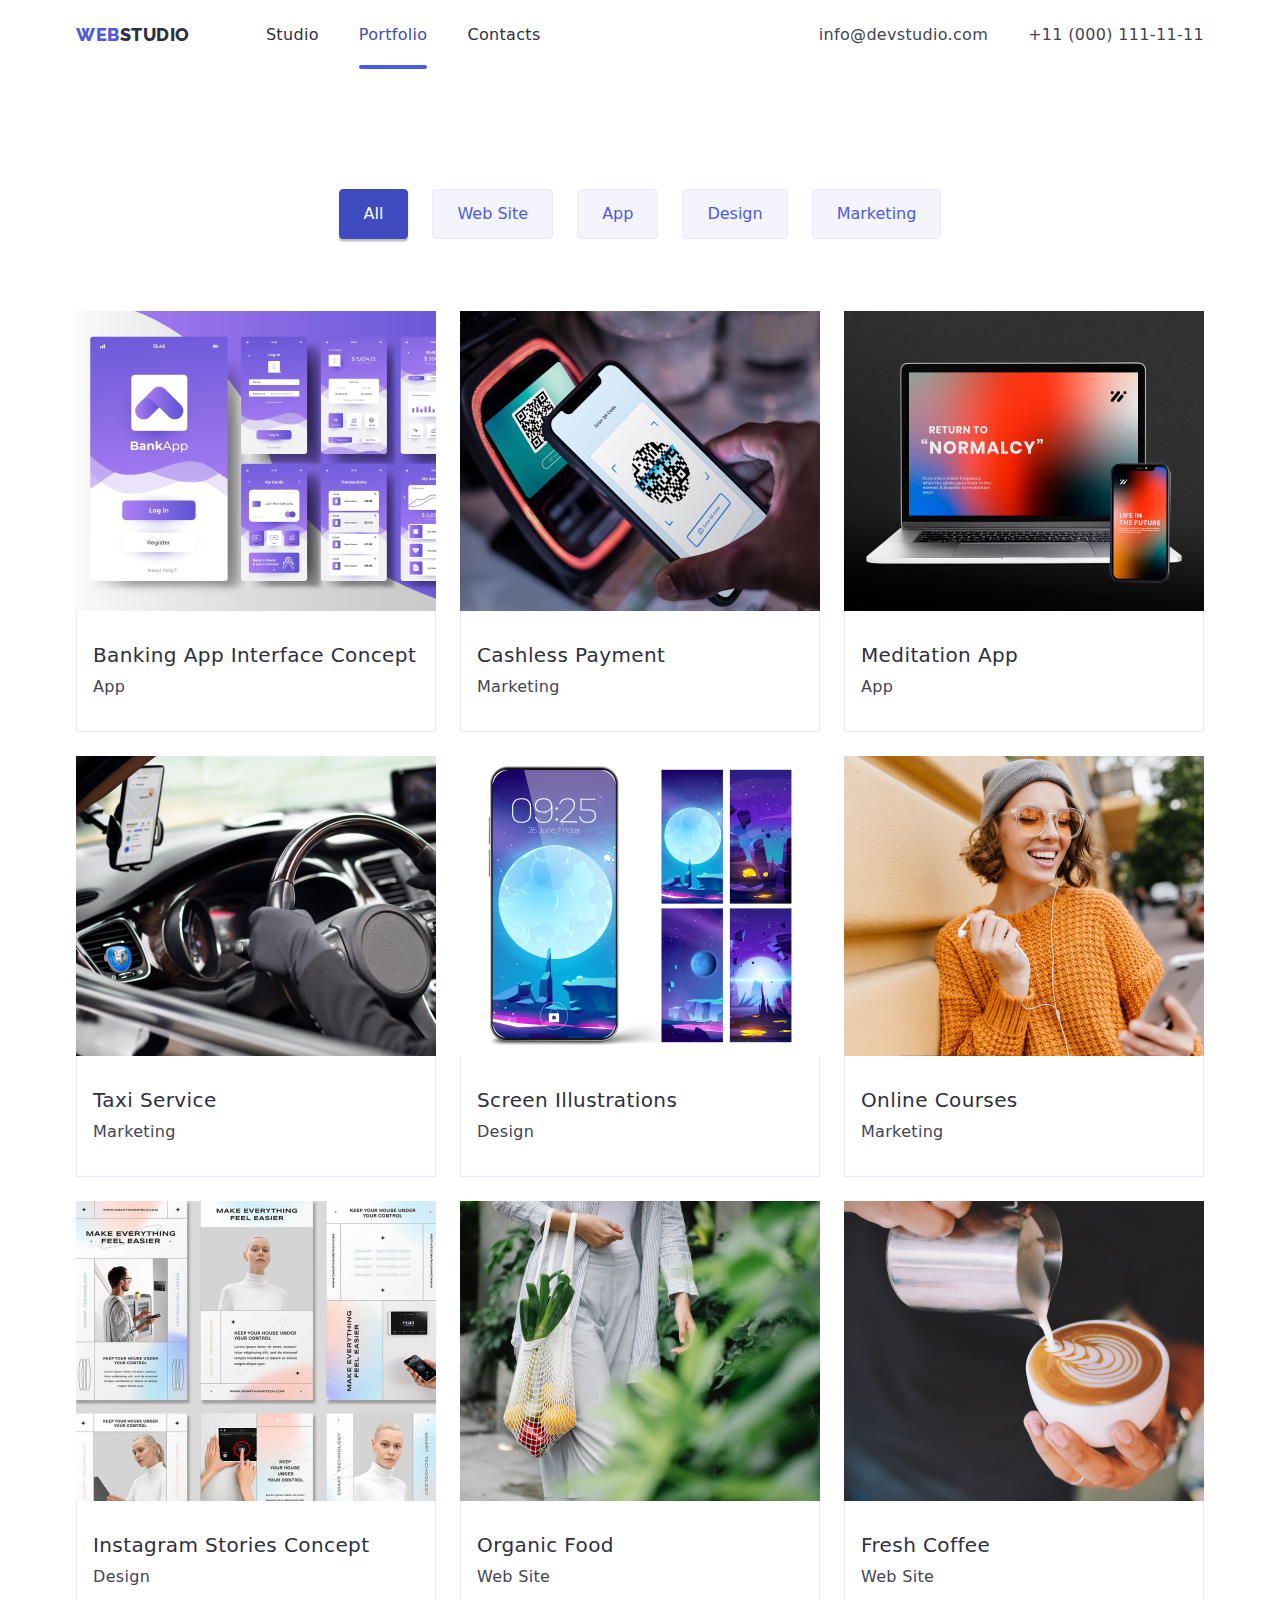
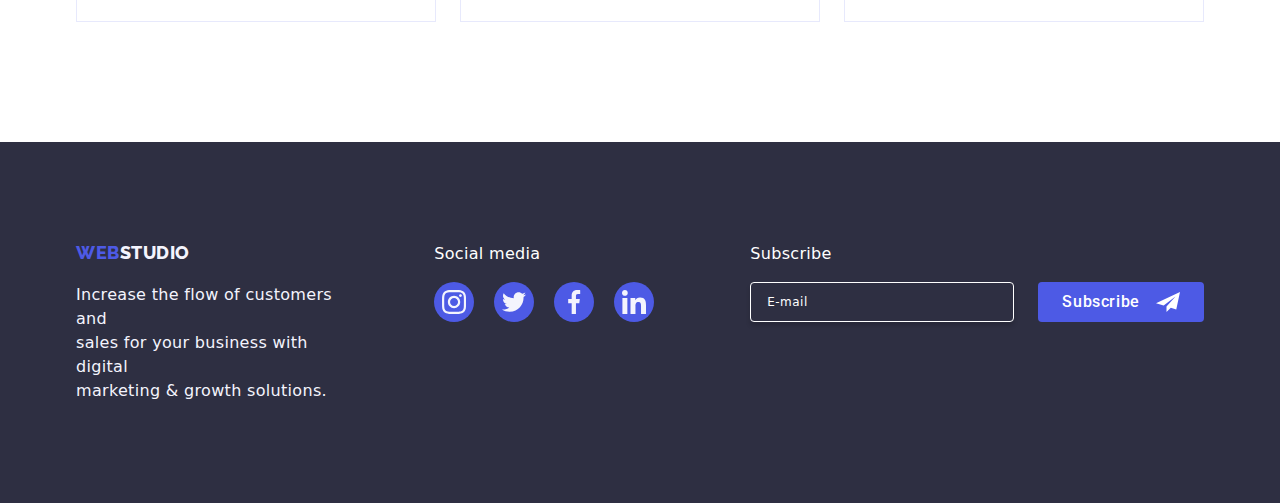
<file: portfolio.html>
<!DOCTYPE html>
<html lang="en">

<head>
    <meta charset="UTF-8">
    <meta name="viewport" content="width=device-width, initial-scale=1.0">
    <!-- IE10 and below only -->
    <meta http-equiv="x-ua-compatible" content="ie=edge">
    <title>Portfolio</title>
    <!-----------css--------------->
    <link rel="stylesheet" href="./css/style.css" />
    <link rel="preconnect" href="https://fonts.googleapis.com" />
    <link rel="preconnect" href="https://fonts.gstatic.com" crossorigin />
    <link
        href="https://fonts.googleapis.com/css2?family=Raleway:wght@800&family=Roboto:wght@400;500;700;900&display=swap "
        rel="stylesheet" />
    <link rel="stylesheet"
        href="https://cdnjs.cloudflare.com/ajax/libs/modern-normalize/2.0.0/modern-normalize.min.css" />
</head>

<body>
    <!--2nd Header part-->

    <body>
        <header class="header">
            <div class="container header-container">
                <nav class="header-navigation">
                    <a href="./index.html" class="header-logo link"><span class="logo-blue">WEB</span>STUDIO</a>
                    <ul class="header-menu-list list">
                        <li class="header-menu-item">
                            <a href="./index.html" class="header-menu-link link">Studio</a>
                        </li>
                        <li class="header-menu-item">
                            <a href="./portfolio.html" class="header-menu-link link menu-active">Portfolio</a>
                        </li>
                        <li class="header-menu-item">
                            <a href="#" class="header-menu-link link">Contacts</a>
                        </li>
                    </ul>
                </nav>
                <address class="header-address">
                    <ul class="header-address-list list">
                        <li class="header-address-item">
                            <a href="mailto:info@devstudio.com" class="header-address-link link" target="_blank"
                                rel="noopener noreferrer">info@devstudio.com</a>
                        </li>
                        <li class="header-address-item">
                            <a href="tel:+110001111111" class="header-address-link link" target="_blank"
                                rel="noopener noreferrer">+11
                                (000) 111-11-11</a>
                        </li>
                    </ul>
                </address>

                <!----Hamburger Menu 2nd Part---->
                <button class="menu-toggle js-open-menu" aria-expanded="false" aria-controls="mobile-menu">
                    <svg class="menu-icon" width="32" height="32">
                        <use href="./images/icons.svg#hamburger-open"></use>
                    </svg>
                </button>
                <div class="menu-container js-menu-container" id="mobile-menu">
                    <button class="menu-toggle hamburger-close-button js-close-menu">
                        <svg class="menu-icon" width="32" height="32">
                            <use href="./images/icons.svg#hamburger-close"></use>
                        </svg>
                    </button>
                    <ul class="hamburger-menu-list list">
                        <li class="hamburger-menu-item">
                            <a href="./index.html" class="hamburger-menu-link link">Studio</a>
                        </li>
                        <li class="hamburger-menu-item">
                            <a href="./portfolio.html" class="hamburger-menu-link menu-active link">Portfolio</a>
                        </li>
                        <li class="hamburger-menu-item">
                            <a href="#" class="hamburger-menu-link link">Contacts</a>
                        </li>
                    </ul>
                    <div class="hamburger-wrapper">
                        <address class="hamburger-address">
                            <ul class="hamburger-address-list list">
                                <li class="hamburger-address-item">
                                    <a href="tel:+110001111111" class="hamburger-address-link highlight link"
                                        target="_blank" rel="noopener noreferrer">+11 (000) 111-11-11</a>
                                </li>
                                <li class="hamburger-address-item">
                                    <a href="mailto:info@devstudio.com" class="hamburger-address-link link"
                                        target="_blank" rel="noopener noreferrer">info@devstudio.com</a>
                                </li>
                            </ul>
                        </address>

                        <ul class="hamburger-social-list list">
                            <li class="hamburger-social-item">
                                <a href="https://www.instagram.com/" target="_blank" rel="noopener noreferrer"
                                    class="hamburger-social-link link"><svg class="hamburger-social-icon" width="16"
                                        height="16">
                                        <use href="./images/icons.svg#icon-instagram"></use>
                                    </svg></a>
                            </li>
                            <li class="hamburger-social-item">
                                <a href="https://www.twitter.com/" target="_blank" rel="noopener noreferrer"
                                    class="hamburger-social-link link"><svg class="hamburger-social-icon" width="16"
                                        height="16">
                                        <use href="./images/icons.svg#icon-twitter"></use>
                                    </svg></a>
                            </li>
                            <li class="hamburger-social-item">
                                <a href="https://www.facebook.com/" target="_blank" rel="noopener noreferrer"
                                    class="hamburger-social-link link"><svg class="hamburger-social-icon" width="16"
                                        height="16">
                                        <use href="./images/icons.svg#icon-facebook"></use>
                                    </svg></a>
                            </li>
                            <li class="hamburger-social-item">
                                <a href="https://www.linkedin.com/" target="_blank" rel="noopener noreferrer"
                                    class="hamburger-social-link link"><svg class="hamburger-social-icon" width="16"
                                        height="16">
                                        <use href="./images/icons.svg#icon-linkedin"></use>
                                    </svg></a>
                            </li>
                        </ul>
                    </div>
                </div>
            </div>
        </header>

        <!----This is Section Part----->
        <main>
            <section class="section">
                <div class="container projects-container">
                    <ul class="portfolio-filters list">
                        <li>
                            <button type="button" class="filter-button filter-active">
                                All
                            </button>
                        </li>
                        <li>
                            <button type="button" class="filter-button">Web Site</button>
                        </li>
                        <li>
                            <button type="button" class="filter-button">App</button>
                        </li>
                        <li>
                            <button type="button" class="filter-button">Design</button>
                        </li>
                        <li>
                            <button type="button" class="filter-button">Marketing</button>
                        </li>
                    </ul>

                    <ul class="projects list">
                        <li class="project-card">
                            <a href="#" class="project-link link">
                                <div class="project-cover-wrap">
                                    <img class="project-card-image" srcset="
                            ./images/img-4.jpg    1x,
                            ./images/img-4@2x.jpg 2x
                          " src="./images/img-4.jpg" alt="Banking application interface" width="360" height="300" />
                                    <p class="project-cover-text">
                                        14 Stylish and User-Friendly App Design Concepts · Task
                                        Manager App · Calorie Tracker App · Exotic Fruit Ecommerce
                                        App · Cloud Storage App
                                    </p>
                                </div>
                                <div class="project-card-text">
                                    <h4 class="project-title">Banking App Interface Concept</h4>
                                    <p class="project-description">App</p>
                                </div>
                            </a>
                        </li>
                        <li class="project-card">
                            <a href="#" class="project-link link">
                                <div class="project-cover-wrap">
                                    <img class="project-card-image" srcset="
                            ./images/img-5.jpg    1x,
                            ./images/img-5@2x.jpg 2x
                          " src="./images/img-5.jpg" alt="Phone scanning QR code" width="360" height="300" />
                                    <p class="project-cover-text">
                                        14 Stylish and User-Friendly App Design Concepts · Task
                                        Manager App · Calorie Tracker App · Exotic Fruit Ecommerce
                                        App · Cloud Storage App
                                    </p>
                                </div>
                                <div class="project-card-text">
                                    <h4 class="project-title">Cashless Payment</h4>
                                    <p class="project-description">Marketing</p>
                                </div>
                            </a>
                        </li>
                        <li class="project-card">
                            <a href="#" class="project-link link">
                                <div class="project-cover-wrap">
                                    <img class="project-card-image" srcset="
                            ./images/img-6.jpg    1x,
                            ./images/img-6@2x.jpg 2x
                          " src="./images/img-6.jpg" alt="Phone and laptop" width="360" height="300" />
                                    <p class="project-cover-text">
                                        14 Stylish and User-Friendly App Design Concepts · Task
                                        Manager App · Calorie Tracker App · Exotic Fruit Ecommerce
                                        App · Cloud Storage App
                                    </p>
                                </div>
                                <div class="project-card-text">
                                    <h4 class="project-title">Meditation App</h4>
                                    <p class="project-description">App</p>
                                </div>
                            </a>
                        </li>
                        <li class="project-card">
                            <a href="#" class="project-link link">
                                <div class="project-cover-wrap">
                                    <img class="project-card-image" srcset="
                            ./images/img-7.jpg    1x,
                            ./images/img-7@2x.jpg 2x
                          " src="./images/img-7.jpg" alt="steering wheel and a phone" width="360" height="300" />
                                    <p class="project-cover-text">
                                        14 Stylish and User-Friendly App Design Concepts · Task
                                        Manager App · Calorie Tracker App · Exotic Fruit Ecommerce
                                        App · Cloud Storage App
                                    </p>
                                </div>
                                <div class="project-card-text">
                                    <h4 class="project-title">Taxi Service</h4>
                                    <p class="project-description">Marketing</p>
                                </div>
                            </a>
                        </li>
                        <li class="project-card">
                            <a href="#" class="project-link link">
                                <div class="project-cover-wrap">
                                    <img class="project-card-image" srcset="
                            ./images/img-8.jpg    1x,
                            ./images/img-8@2x.jpg 2x
                          " src="./images/img-8.jpg" alt="Phone and wallpapers" width="360" height="300" />
                                    <p class="project-cover-text">
                                        14 Stylish and User-Friendly App Design Concepts · Task
                                        Manager App · Calorie Tracker App · Exotic Fruit Ecommerce
                                        App · Cloud Storage App
                                    </p>
                                </div>
                                <div class="project-card-text">
                                    <h4 class="project-title">Screen Illustrations</h4>
                                    <p class="project-description">Design</p>
                                </div>
                            </a>
                        </li>
                        <li class="project-card">
                            <a href="#" class="project-link link">
                                <div class="project-cover-wrap">
                                    <img class="project-card-image" srcset="
                            ./images/img-9.jpg    1x,
                            ./images/img-9@2x.jpg 2x
                          " src="./images/img-9.jpg" alt="Girl holding a phone" width="360" height="300" />
                                    <p class="project-cover-text">
                                        14 Stylish and User-Friendly App Design Concepts · Task
                                        Manager App · Calorie Tracker App · Exotic Fruit Ecommerce
                                        App · Cloud Storage App
                                    </p>
                                </div>
                                <div class="project-card-text">
                                    <h4 class="project-title">Online Courses</h4>
                                    <p class="project-description">Marketing</p>
                                </div>
                            </a>
                        </li>
                        <li class="project-card">
                            <a href="#" class="project-link link">
                                <div class="project-cover-wrap">
                                    <img class="project-card-image" srcset="
                            ./images/img-10.jpg    1x,
                            ./images/img-10@2x.jpg 2x
                          " src="./images/img-10.jpg" alt="Instagram stories concept" width="360" height="300" />
                                    <p class="project-cover-text">
                                        14 Stylish and User-Friendly App Design Concepts · Task
                                        Manager App · Calorie Tracker App · Exotic Fruit Ecommerce
                                        App · Cloud Storage App
                                    </p>
                                </div>
                                <div class="project-card-text">
                                    <h4 class="project-title">Instagram Stories Concept</h4>
                                    <p class="project-description">Design</p>
                                </div>
                            </a>
                        </li>
                        <li class="project-card">
                            <a href="#" class="project-link link">
                                <div class="project-cover-wrap">
                                    <img class="project-card-image" srcset="
                            ./images/img-11.jpg    1x,
                            ./images/img-11@2x.jpg 2x
                          " src="./images/img-11.jpg" alt="Girl carrying fruits and vegetables" width="360"
                                        height="300" />
                                    <p class="project-cover-text">
                                        14 Stylish and User-Friendly App Design Concepts · Task
                                        Manager App · Calorie Tracker App · Exotic Fruit Ecommerce
                                        App · Cloud Storage App
                                    </p>
                                </div>
                                <div class="project-card-text">
                                    <h4 class="project-title">Organic Food</h4>
                                    <p class="project-description">Web Site</p>
                                </div>
                            </a>
                        </li>
                        <li class="project-card">
                            <a href="#" class="project-link link">
                                <div class="project-cover-wrap">
                                    <img class="project-card-image" srcset="
                            ./images/img-12.jpg    1x,
                            ./images/img-12@2x.jpg 2x
                          " src="./images/img-12.jpg" alt="Fresh Coffee" width="360" height="300" />
                                    <p class="project-cover-text">
                                        14 Stylish and User-Friendly App Design Concepts · Task
                                        Manager App · Calorie Tracker App · Exotic Fruit Ecommerce
                                        App · Cloud Storage App
                                    </p>
                                </div>
                                <div class="project-card-text">
                                    <h4 class="project-title">Fresh Coffee</h4>
                                    <p class="project-description">Web Site</p>
                                </div>
                            </a>
                        </li>
                    </ul>
                </div>
            </section>
        </main>

        <!---This is Footer--->
        <footer class="footer">
            <div class="footer-container container">
                <div class="footer-text-container">
                    <a href="./index.html" class="footer-logo link" target="_blank" rel="noopener noreferrer"><span
                            class="logo-blue">WEB</span>STUDIO</a>
                    <p class="footer-text">
                        Increase the flow of customers and
                        <br />
                        sales for your business with digital
                        <br />
                        marketing & growth solutions.
                    </p>
                </div>
                <div class="footer-social-container">
                    <p class="footer-social-text">Social media</p>
                    <ul class="footer-social-list list">
                        <li class="footer-social-item">
                            <a href="https://www.instagram.com/" target="_blank" rel="noopener noreferrer"
                                class="footer-social-link link"><svg class="footer-social-icon" width="24" height="24">
                                    <use href="./images/icons.svg#icon-instagram"></use>
                                </svg></a>
                        </li>
                        <li class="footer-social-item">
                            <a href="https://www.twitter.com/" target="_blank" rel="noopener noreferrer"
                                class="footer-social-link link"><svg class="footer-social-icon" width="24" height="24">
                                    <use href="./images/icons.svg#icon-twitter"></use>
                                </svg></a>
                        </li>
                        <li class="footer-social-item">
                            <a href="https://www.facebook.com/" target="_blank" rel="noopener noreferrer"
                                class="footer-social-link link"><svg class="footer-social-icon" width="24" height="24">
                                    <use href="./images/icons.svg#icon-facebook"></use>
                                </svg></a>
                        </li>
                        <li class="footer-social-item">
                            <a href="https://www.linkedin.com/" target="_blank" rel="noopener noreferrer"
                                class="footer-social-link link"><svg class="footer-social-icon" width="24" height="24">
                                    <use href="./images/icons.svg#icon-linkedin"></use>
                                </svg></a>
                        </li>
                    </ul>
                </div>
                <div class="footer-form-container">
                    <form class="footer-subscription-form" name="subscribe_form" autocomplete="on">
                        <label class="footer-subscription-label">
                            <span class="footer-subscription-text">Subscribe</span>
                            <input class="footer-subscription-input" type="email" name="subscription-email"
                                placeholder="E-mail" />
                        </label>
                        <button class="footer-subscription-button" type="submit">
                            Subscribe
                            <svg class="footer-subscription-icon" width="24" height="24">
                                <use href="./images/icons.svg#subscribe"></use>
                            </svg>
                        </button>
                    </form>
                </div>
            </div>
        </footer>
        <script src="./js/mobile-menu.js"></script>
    </body>

</html>

</html>
</file>
<file: css/style.css>
:root {
  --iris: #4d5ae5;
  --ocean: #404bbf;
  --navyblue: #2e2f42;
  --cloud: #f4f4fd;
  --slate: #434455;
  --cornflower: #e7e9fc;
  --white: #ffffff;
  --grey: rgba(46, 47, 66, 0.7);
  --lightslate: #8e8f99;
  --dairy: #fcfcfc;
  --navyblue-modal: rgba(46, 47, 66, 0.4);
}

html {
  box-sizing: border-box;
}

*,
*::after,
*::before {
  box-sizing: inherit;
}

h1,
h2,
h3,
h4,
h5,
h6,
p {
  margin: 0;
}

img {
  display: block;
  /* width: 100%; */
  max-width: 100%;
  height: auto;
}

body {
  font-family: "Roboto", sans-serif;
  font-style: normal;
  font-weight: 400;
  color: var(--navyblue, #2e2f42);
  margin: 0;
}

.list {
  list-style: none;
  margin: 0;
  padding: 0;
}

.link {
  text-decoration: none;
  color: inherit;
}

.container {
  max-width: 428px;
  margin: 0 auto;
  padding: 0 15px;

  @media screen and (min-width: 768px) {
    max-width: 768px;
  }

  @media screen and (min-width: 1158px) {
    max-width: 1158px;
  }
}

.visually-hidden {
  position: absolute;
  width: 1px;
  height: 1px;
  margin: -1px;
  border: 0;
  padding: 0;
  white-space: nowrap;
  clip-path: inset(100%);
  clip: rect(0 0 0 0);
  overflow: hidden;
}

.logo-blue {
  color: var(--iris, #4d5ae5);
}

/* HEADER */
.page-header {
  border-bottom: 1px solid var(--cornflower, #e7e9fc);
  background: var(--white, #fff);
}

.header-container {
  display: flex;
  align-items: center;
  justify-content: space-between;
}

.header-navigation {
  display: flex;
  align-items: center;
  justify-content: space-between;
}

.header-logo {
  font-family: "Raleway", sans-serif;
  font-weight: 800;
  font-size: 18px;
  line-height: 21px;
  letter-spacing: 0.03em;
  padding: 24px 0;
}

.header-menu-list {
  display: none;

  @media screen and (min-width: 768px) {
    font-weight: 500;
    font-size: 16px;
    line-height: 24px;
    letter-spacing: 0.02em;
    display: flex;
    gap: 40px;
    margin-left: 120px;
  }

  @media screen and (min-width: 1158px) {
    font-weight: 500;
    font-size: 16px;
    line-height: 24px;
    letter-spacing: 0.02em;
    display: flex;
    gap: 40px;
    margin-left: 76px;
  }
}

/* .header-menu-list .header-menu-link {
  font-size: 16px;
  text-decoration: none;
  font-weight: 500;
  line-height: 1.14;
  letter-spacing: 0.02em;
  display: block;
  padding-top: 32px;
  padding-bottom: 31px;
} */

/* .header-menu-list.list:focus {
  color: var(--iris, #4d5ae5);
  transition: color 250ms ease-in-out;
}

.header-menu-link.link.menu-active:focus {
  color: var(--iris, #4d5ae5);
  transition: color 250ms ease-in-out;
} */

.header-menu-link.link.menu-active::after {
  content: "";
  border: 2px solid var(--iris, #4d5ae5);
  position: absolute;
  height: 4px;
  width: 100%;
  left: 0;
  bottom: -1px;
  background-color: var(--iris, #4d5ae5);
}

.header-menu-link {
  padding: 24px 0;
  line-height: 1.14px;
  position: relative;
  transition: color 250ms cubic-bezier(0.4, 0, 0.2, 1);
}

.header-menu-link:hover,
.header-menu-link:focus {
  color: var(--iris, #4d5ae5);
}

/* .header-menu-link.menu-active::after, */
.header-menu-link::after {
  content: "";
  border-radius: 2px;
  border: 2px solid transparent;
  height: 4px;
  width: 0;
  position: absolute;
  left: 0;
  bottom: -2px;
  transition: width 250ms cubic-bezier(0.4, 0, 0.2, 1),
    background-color 250ms cubic-bezier(0.4, 0, 0.2, 1),
    border 250ms cubic-bezier(0.4, 0, 0.2, 1);
}

/* .header-menu-link.menu-active:hover::after,
.header-menu-link.menu-focus:hover::after, */
.header-menu-link:hover::after,
.header-menu-link:focus::after {
  border: 2px solid var(--ocean);
  background-color: var(--ocean);
  width: 100%;
}

/* .header-menu-link .link .menu-active:focus {
  color: var(--ocean, #404bbf);
} */

/* .header-menu-link .link .menu-active::after {
  content: "";
  border: 2px solid var(--ocean);
  border-radius: 2px;
  background-color: var(--ocean);
  height: 4px;
  width: 100%;
  position: absolute;
  left: 0;
  bottom: -2px;
  display: none;
} */

.header-address-link {
  padding: 24px 0;
  font-size: 16px;
  transition: color 250ms cubic-bezier(0.4, 0, 0.2, 1);
}

.menu-active,
.header-address-link:hover,
.header-address-link:focus {
  color: var(--ocean, #404bbf);
}


.header-address-list {
  display: none;

  @media screen and (min-width: 768px) {
    display: flex;
    flex-direction: column;
    gap: 12px;
  }

  @media screen and (min-width: 1158px) {
    display: flex;
    flex-direction: row;
    gap: 40px;
  }
}

.header-address-item {
  font-size: 16px;
  font-style: normal;
  line-height: 24px;
  letter-spacing: 0.02em;
  color: var(--slate, #434455);
}
  

/*HAMBURGER MENU*/

.menu-toggle {
  display: flex;
  align-items: center;
  justify-content: center;
  margin-left: auto;
  padding: 0;
  background-color: transparent;
  cursor: pointer;
  border: none;
  border-radius: 50%;
  outline: none;
  color: var(--navyblue, #2e2f42);

  @media screen and (min-width: 768px) {
    display: none;
  }
}

.hamburger-close-button {
  position: absolute;
  top: 24px;
  right: 24px;
  padding: 0;
  width: 30px;
  height: 30px;

  background-color: var(--cornflower, #e7e9fc);
  color: var(--navyblue, #2e2f42);
  border: 1px solid rgba(0, 0, 0, 0.1);
  border-radius: 15px;
  cursor: pointer;

  transition: background-color 250ms cubic-bezier(0.4, 0, 0.2, 1),
    color 250ms cubic-bezier(0.4, 0, 0.2, 1);
}

.menu-icon {
  fill: currentColor;
}

.hamburger-close-button:hover,
.hamburger-close-button:focus {
  background-color: var(--ocean);
  color: var(--white);
}

.hamburger-menu-list {
  display: flex;
  flex-direction: column;
  gap: 40px;
}

.hamburger-menu-item {
  color: var(--navyblue, #2e2f42);
  font-size: 36px;
  font-weight: 700;
  line-height: 40px;
  letter-spacing: 0.72px;
}

.hamburger-menu-link {
  transition: color 250ms cubic-bezier(0.4, 0, 0.2, 1);
}

.hamburger-menu-link:hover,
.hamburger-menu-link:focus {
  color: var(--ocean);
}

.hamburger-wrapper {
  display: flex;
  flex-direction: column;
  gap: 48px;
}

.hamburger-address {
  color: var(--slate, #434455);
  font-size: 20px;
  font-style: normal;
  font-weight: 500;
  line-height: 24px;
  letter-spacing: 0.4px;
}

.hamburger-address-list {
  display: flex;
  flex-direction: column;
  gap: 40px;
}

.hamburger-address-link {
  color: inherit;
  transition: color 250ms cubic-bezier(0.4, 0, 0.2, 1);
}

.hamburger-address-link:hover,
.hamburger-address-link:focus {
  color: var(--ocean);
}

.highlight {
  color: var(--iris, #4d5ae5);
  font-size: 30px;
  font-weight: 700;
  line-height: 40px;
  letter-spacing: 0.72px;
}

.hamburger-social-list {
  display: flex;
  /* justify-content: space-between; */
  gap: 56px;
}

.hamburger-social-link {
  background-color: var(--iris, #4d5ae5);
  width: 40px;
  height: 40px;
  border-radius: 50%;
  display: flex;
  align-items: center;
  justify-content: center;
  color: var(--cloud, #f4f4fd);
  transition: background-color 250ms cubic-bezier(0.4, 0, 0.2, 1);
}

.hamburger-social-link:hover,
.hamburger-social-link:focus {
  background-color: var(--ocean, #404bbf);
}

.hamburger-social-icon {
  fill: currentColor;
}

.menu-container {
  display: flex;
  flex-direction: column;
  justify-content: space-between;
  position: fixed;
  top: 0;
  left: 0;
  width: 100vw;
  height: 100vh;
  padding: 80px 0 40px 40px;
  background-color: var(--white);
  z-index: 200;

  transform: translateX(100%);
  transition: transform 250ms cubic-bezier(0.4, 0, 0.2, 1);
}

.menu-container.is-open {
  transform: translateX(0);
}

/*Section One*/

.hero {
  background-color: var(--navyblue, #2e2f42);
  padding: 112px 0;
  background-image: url(../images/dark-hero-bg.png),
    url(../images/office-mobile.jpg),
    linear-gradient(rgba(46, 47, 66, 0.7), rgba(46, 47, 66, 0.7));
  background-repeat: no-repeat, no-repeat;
  background-position: center, center;
  background-size: cover, cover;

  @media screen and (min-width: 768px) {
    background-image: unset;
  }

  @media (min-device-pixel-ratio: 2),
  (min-resolution: 192dpi),
  (min-resolution: 2dppx) {
    background-image: url(../images/dark-hero-bg.png),
      url(../images/office-mobile@2x.jpg),
      linear-gradient(rgba(46, 47, 66, 0.7), rgba(46, 47, 66, 0.7));
  }

  @media screen and (min-width: 768px) {
    padding: 112px 0;
    background-image: url(../images/dark-hero-bg.png),
      url(../images/office-tablet.jpg),
      linear-gradient(rgba(46, 47, 66, 0.7), rgba(46, 47, 66, 0.7));

    @media (min-device-pixel-ratio: 2),
    (min-resolution: 192dpi),
    (min-resolution: 2dppx) {
      background-image: url(../images/dark-hero-bg.png),
        url(../images/office-tablet@2x.jpg),
        linear-gradient(rgba(46, 47, 66, 0.7), rgba(46, 47, 66, 0.7));
    }
  }

  @media screen and (min-width: 1158px) {
    padding: 188px 0;
    background-image: url(../images/dark-hero-bg.png),
      url(../images/people-office.jpg),
      linear-gradient(rgba(46, 47, 66, 0.7), rgba(46, 47, 66, 0.7));
    background-size: cover, cover;

    @media (min-device-pixel-ratio: 2),
    (min-resolution: 192dpi),
    (min-resolution: 2dppx) {
      background-image: url(../images/dark-hero-bg.png),
        url(../images/people-office@2x.jpg),
        linear-gradient(rgba(46, 47, 66, 0.7), rgba(46, 47, 66, 0.7));
    }
  }
}

.hero-container {
  text-align: center;
}

.hero-title {
  color: var(--white, #fff);
  font-weight: 700;
  font-size: 36px;
  line-height: 40px;
  letter-spacing: 0.72px;
  display: flex;
  flex-direction: column;
  flex-shrink: 0;
  margin-bottom: 48px;

  @media screen and (min-width: 768px) {
    font-size: 56px;
    line-height: 60px;
    letter-spacing: 1.12px;
  }

  @media screen and (min-width: 1158px) {
    font-size: 56px;
    line-height: 60px;
    letter-spacing: 1.12px;
  }
}

.hero-button {
  color: var(--white, #fff);
  background-color: var(--iris, #4d5ae5);
  border: none;
  box-shadow: 0px 4px 4px rgba(0, 0, 0, 0.15);
  border-radius: 4px;
  font-family: "Roboto", sans-serif;
  font-weight: 500;
  font-size: 16px;
  line-height: 24px;
  letter-spacing: 0.64px;
  padding: 16px 32px;
  display: block;
  margin: 0 auto;
  transition: background-color 250ms cubic-bezier(0.4, 0, 0.2, 1);
}

.hero-button:hover {
  background-color: var(--ocean, #404bbf);
  cursor: pointer;
}

.section {
  padding: 96px 0;

  @media screen and (min-width: 768px) {
    padding: 96px 0;
  }

  @media screen and (min-width: 1158px) {
    padding: 120px 0;
  }
}

.feature-list,
.image-list {
  display: flex;
  flex-direction: column;
  gap: 72px;

  @media screen and (min-width: 768px) {
    display: flex;
    flex-direction: row;
    flex-wrap: wrap;
    align-items: center;
    justify-content: center;
    column-gap: 24px;
    row-gap: 72px;
  }

  @media screen and (min-width: 1158px) {
    display: flex;
    flex-direction: row;
    flex-wrap: nowrap;
    align-items: center;
    justify-content: center;
    column-gap: 24px;
    row-gap: 0;
  }
}

.feature-icon-container {
  display: none;

  @media screen and (min-width: 768px) {
    display: none;
  }

  @media screen and (min-width: 1158px) {
    background-color: var(--cloud, #f4f4fd);
    border-radius: 4px;
    display: flex;
    align-items: center;
    justify-content: center;
    padding: 24px 100px;
    margin-bottom: 8px;
  }
}

.feature-item {
  width: 100%;

  @media screen and (min-width: 768px) {
    width: calc((100% - 24px) / 2);
  }

  @media screen and (min-width: 1158px) {
    width: calc((100% - 72px) / 4);
  }
}

.feature-title {
  text-align: center;
  font-weight: 700;
  font-size: 36px;
  line-height: 40px;
  letter-spacing: 0.72px;
  margin-bottom: 8px;

  @media screen and (min-width: 768px) {
    text-align: left;
    font-weight: 700;
    font-size: 36px;
    line-height: 40px;
    letter-spacing: 0.72px;
  }

  @media screen and (min-width: 1158px) {
    text-align: left;
    font-weight: 500;
    font-size: 20px;
    line-height: 24px;
    letter-spacing: 0.4px;
  }
}

.feature-description {
  font-weight: 500;
  font-size: 16px;
  line-height: 24px;
  letter-spacing: 0.32px;
  color: var(--slate, #434455);

  @media screen and (min-width: 768px) {
    font-weight: 500;
    font-size: 16px;
    line-height: 24px;
    letter-spacing: 0.32px;
  }

  @media screen and (min-width: 1158px) {
    font-weight: 400;
    font-size: 16px;
    line-height: 24px;
    letter-spacing: 0.32px;
  }
}

.section-no-top-padding {
  padding-top: 0;
}

.section.section-no-top-padding {
  display: none;

  @media screen and (min-width: 768px) {
    display: none;
  }

  @media screen and (min-width: 1158px) {
    display: block;
  }
}

.image-item {
  @media screen and (min-width: 1158px) {
    width: calc((100% - 72px) / 3);
  }
}

.section-title {
  font-weight: 700;
  font-size: 36px;
  line-height: 40px;
  letter-spacing: 0.02em;
  text-align: center;
  margin-bottom: 72px;
}

.section-team {
  background-color: var(--cloud, #f4f4fd);
}

.team-members {
  display: flex;
  flex-direction: column;
  gap: 72px;
  align-items: center;

  @media screen and (min-width: 768px) {
    display: flex;
    flex-direction: row;
    flex-wrap: wrap;
    align-items: center;
    justify-content: center;
    column-gap: 24px;
    row-gap: 64px;
  }

  @media screen and (min-width: 1158px) {
    display: flex;
    flex-direction: row;
    flex-wrap: nowrap;
    align-items: center;
    justify-content: center;
    column-gap: 24px;
    row-gap: 0;
  }
}

.team-card {
  border-radius: 0px 0px 4px 4px;
  background: var(--white, #fff);
  box-shadow: 0px 2px 1px 0px rgba(46, 47, 66, 0.08),
    0px 1px 1px 0px rgba(46, 47, 66, 0.16),
    0px 1px 6px 0px rgba(46, 47, 66, 0.08);
  display: flex;
  padding: 0px 0px 32px 0px;
  flex-direction: column;
  justify-content: center;
  align-items: center;
  /* width: 264px; */
  /* margin: 0 auto; */

  @media screen and (min-width: 768px) {
    /* width: calc((100% - 24px) / 2); */
  }

  @media screen and (min-width: 1158px) {
    width: calc((100% - 72px) / 4);
  }
}

.team-card-image {
  margin-bottom: 30px;
}

.team-card-text {
  width: 232px;
  display: flex;
  flex-direction: column;
  justify-content: center;
  align-items: center;
  gap: 8px;
}

.team-name {
  font-weight: 500;
  font-size: 20px;
  line-height: 24px;
  letter-spacing: 0.02em;
  text-align: center;
}

.team-position {
  font-size: 16px;
  line-height: 24px;
  letter-spacing: 0.02em;
  color: var(--slate, #434455);
  text-align: center;
}

.team-social-list {
  display: flex;
  gap: 24px;
}

.team-social-link {
  background-color: var(--iris, #4d5ae5);
  width: 40px;
  height: 40px;
  border-radius: 50%;
  display: flex;
  align-items: center;
  justify-content: center;
  color: var(--cloud, #f4f4fd);
  transition: background-color 250ms cubic-bezier(0.4, 0, 0.2, 1);
}

.team-social-link:hover,
.team-social-link:focus {
  background-color: var(--ocean, #404bbf);
}

.team-social-icon {
  fill: currentColor;
}

.clients-list {
  display: flex;
  flex-wrap: wrap;
  justify-content: center;
  column-gap: 16px;
  row-gap: 72px;

  @media screen and (min-width: 768px) {
    display: flex;
    flex-wrap: wrap;
    justify-content: center;
    column-gap: 24px;
    row-gap: 72px;
  }

  @media screen and (min-width: 1158px) {
    display: flex;
    flex-wrap: nowrap;
    justify-content: center;
    column-gap: 24px;
    row-gap: 0;
  }
}

.clients-item {
  width: 168px;
  height: 88px;
  display: flex;
  justify-content: center;
  align-items: center;
}

.clients-link {
  border: 1px solid var(--lightslate, #8e8f99);
  border-radius: 4px;
  color: var(--lightslate, #8e8f99);
  padding: 16px 32px;
  transition: color 250ms cubic-bezier(0.4, 0, 0.2, 1),
    border 250ms cubic-bezier(0.4, 0, 0.2, 1);
}

.clients-icon {
  fill: currentColor;
}

.clients-link:hover,
.clients-link:focus {
  color: var(--ocean, #404bbf);
  border: 1px solid var(--ocean, #404bbf);
}

.projects-container {
  display: flex;
  flex-direction: column;
  align-items: center;
}

.portfolio-filters {
  display: flex;
  flex-wrap: wrap;
  align-items: center;
  gap: 24px;
  margin-bottom: 72px;

  @media screen and (min-width: 768px) {
    flex-wrap: nowrap;
    align-items: center;
  }

  @media screen and (min-width: 1158px) {
    flex-wrap: nowrap;
    align-items: center;
  }
}

.filter-button {
  border: 1px solid var(--cornflower, #e7e9fc);
  background-color: var(--cloud, #f4f4fd);
  border-radius: 4px;
  color: var(--iris, #4d5ae5);
  font-family: inherit;
  font-weight: 500;
  font-size: 16px;
  line-height: 24px;
  padding: 12px 24px;
  transition: background-color 250ms cubic-bezier(0.4, 0, 0.2, 1),
    box-shadow 250ms cubic-bezier(0.4, 0, 0.2, 1),
    border 250ms cubic-bezier(0.4, 0, 0.2, 1),
    border-radius 250ms cubic-bezier(0.4, 0, 0.2, 1),
    color 250ms cubic-bezier(0.4, 0, 0.2, 1);
}

.filter-button:hover,
.filter-button:focus {
  background-color: var(--iris, #4d5ae5);
  box-shadow: 0px 3px 1px rgba(0, 0, 0, 0.1), 0px 2px 1px rgba(0, 0, 0, 0.08),
    0px 2px 2px rgba(0, 0, 0, 0.12);
  border: 1px solid var(--iris, #4d5ae5);
  border-radius: 4px;
  color: #ffffff;
  cursor: pointer;
}

.filter-active {
  background-color: var(--ocean, #404bbf);
  box-shadow: 0px 3px 1px rgba(0, 0, 0, 0.1), 0px 2px 1px rgba(0, 0, 0, 0.08),
    0px 2px 2px rgba(0, 0, 0, 0.12);
  border: 1px solid var(--ocean, #404bbf);
  border-radius: 4px;
  color: var(--white, #fff);
  cursor: pointer;
}

.projects {
  display: flex;
  flex-wrap: wrap;
  gap: 24px;
}

.project-card {
  width: 100%;
  display: flex;
  flex-direction: column;
  align-items: flex-start;

  @media screen and (min-width: 768px) {
    width: calc((100% - 24px) / 2);
  }

  @media screen and (min-width: 1158px) {
    width: calc((100% - 48px) / 3);
  }
}

.project-link {
  transition: box-shadow 250ms cubic-bezier(0.4, 0, 0.2, 1);
}

.project-link:hover,
.project-link:focus {
  box-shadow: 0px 2px 1px 0px rgba(46, 47, 66, 0.08),
    0px 1px 1px 0px rgba(46, 47, 66, 0.16),
    0px 1px 6px 0px rgba(46, 47, 66, 0.08);
}

.project-cover-wrap {
  position: relative;
  overflow: hidden;
}

.project-cover-text {
  position: absolute;
  top: 0;
  height: 100%;
  width: 100%;
  padding: 40px 32px;
  background-color: var(--iris, #4d5ae5);
  color: var(--cloud, #f4f4fd);
  font-size: 16px;
  font-weight: 400;
  line-height: 24px;
  letter-spacing: 0.32px;
  transform: translateY(100%);
  transition: transform 250ms cubic-bezier(0.4, 0, 0.2, 1);
}

.project-link:hover .project-cover-text,
.project-link:focus .project-cover-text {
  transform: translateY(0);
}

.project-card-text {
  display: flex;
  flex-direction: column;
  justify-content: center;
  align-items: flex-start;
  align-self: stretch;
  padding: 32px 16px;
  border-top: 0px;
  border-bottom: 1px solid var(--cornflower, #e7e9fc);
  border-left: 1px solid var(--cornflower, #e7e9fc);
  border-right: 1px solid var(--cornflower, #e7e9fc);
  background-color: var(--white, #fff);
}

.project-title {
  font-weight: 500;
  font-size: 20px;
  line-height: 24px;
  letter-spacing: 0.02em;
  margin-bottom: 8px;
}

.project-description {
  font-size: 16px;
  line-height: 24px;
  letter-spacing: 0.02em;
  color: var(--slate, #434455);
}

.footer {
  background-color: var(--navyblue, #2e2f42);
  padding: 100px 0;
}

.footer-container {
  display: flex;
  flex-direction: column;
  flex-wrap: wrap;
  justify-content: center;
  row-gap: 72px;
  column-gap: 0;

  @media screen and (min-width: 768px) {
    display: flex;
    flex-direction: row;
    flex-wrap: wrap;
    column-gap: 24px;
    row-gap: 72px;
  }

  @media screen and (min-width: 1158px) {
    display: flex;
    flex-direction: row;
    flex-wrap: nowrap;
    column-gap: 96px;
    row-gap: 0;
  }
}

.footer-subscription-form {
  display: flex;
  flex-direction: column;
  gap: 16px;

  @media screen and (min-width: 768px) {
    display: flex;
    flex-direction: row;
    gap: 24px;
  }

  @media screen and (min-width: 1158px) {
    display: flex;
    flex-direction: row;
    gap: 24px;
  }
}

.footer-subscription-text {
  color: var(--white, #fff);
  font-size: 16px;
  font-weight: 500;
  line-height: 24px;
  letter-spacing: 0.32px;
  display: block;
  text-align: center;

  @media screen and (min-width: 768px) {
    text-align: left;
  }

  @media screen and (min-width: 1158px) {
    text-align: left;
  }
}

.footer-subscription-input {
  color: var(--white, #fff);
  background-color: transparent;
  font-size: 12px;
  font-weight: 400;
  line-height: 24px;
  letter-spacing: 0.48px;
  height: 40px;
  padding: 8px 16px;
  outline: none;
  border-radius: 4px;
  border: 1px solid var(--white, #fff);
  box-shadow: 0px 4px 4px 0px rgba(0, 0, 0, 0.15);
  margin-top: 16px;
  transition: border 250ms cubic-bezier(0.4, 0, 0.2, 1);
  width: 100%;

  @media screen and (min-width: 768px) {
    width: 264px;
  }

  @media screen and (min-width: 1158px) {
    width: 264px;
  }
}

.footer-subscription-input:hover,
.footer-subscription-input:focus {
  border: 1px solid var(--ocean, #404bbf);
}

.footer-subscription-input::placeholder {
  color: currentColor;
  font-size: 12px;
  font-weight: 400;
  line-height: 24px;
  letter-spacing: 0.48px;
}

.footer-subscription-button {
  border: none;
  border-radius: 4px;
  background: var(--iris, #4d5ae5);
  padding: 8px 24px;
  display: flex;
  justify-content: center;
  align-items: center;
  align-self: center;
  gap: 16px;
  cursor: pointer;
  color: var(--white, #fff);
  font-family: Roboto;
  font-size: 16px;
  font-style: normal;
  font-weight: 500;
  line-height: 24px;
  letter-spacing: 0.64px;
  transition: background-color 250ms cubic-bezier(0.4, 0, 0.2, 1);

  @media screen and (min-width: 768px) {
    align-self: flex-end;
  }

  @media screen and (min-width: 1158px) {
    align-self: flex-end;
  }
}

.footer-subscription-button:hover {
  background-color: var(--ocean, #404bbf);
}

.footer-subscription-icon {
  fill: currentColor;
}

.footer-social-text {
  color: var(--white, #fff);
  font-size: 16px;
  font-weight: 500;
  line-height: 24px;
  letter-spacing: 0.32px;
  text-align: center;

  @media screen and (min-width: 768px) {
    text-align: left;
  }

  @media screen and (min-width: 1158px) {
    text-align: left;
  }
}

.footer-social-list {
  display: flex;
  justify-content: center;
  gap: 20px;
  margin-top: 16px;

  @media screen and (min-width: 768px) {
    justify-content: flex-start;
  }

  @media screen and (min-width: 1158px) {
    justify-content: flex-start;
  }
}

.footer-social-item {
  width: 40px;
  height: 40px;
}

.footer-social-link {
  width: 100%;
  height: 100%;
  display: flex;
  align-items: center;
  justify-content: center;
  color: var(--cloud, #f4f4fd);
  background-color: var(--iris, #4d5ae5);
  border-radius: 50%;
  transition: background-color 250ms cubic-bezier(0.4, 0, 0.2, 1);
}

.footer-social-link:hover,
.footer-social-link:focus {
  background-color: #31d0aa;
}

.footer-social-icon {
  fill: currentColor;
}

.footer-logo {
  font-family: "Raleway";
  font-weight: 800;
  font-size: 18px;
  line-height: 21px;
  letter-spacing: 0.03em;
  color: var(--cloud, #f4f4fd);
  display: block;
  margin-bottom: 20px;
  text-align: center;

  @media screen and (min-width: 768px) {
    text-align: left;
  }

  @media screen and (min-width: 1158px) {
    text-align: left;
  }
}

.footer-text {
  font-size: 16px;
  line-height: 24px;
  letter-spacing: 0.02em;
  color: var(--cloud, #f4f4fd);
  text-align: center;

  @media screen and (min-width: 768px) {
    text-align: left;
  }

  @media screen and (min-width: 1158px) {
    text-align: left;
  }
}

.backdrop {
  position: fixed;
  top: 0;
  left: 0;
  width: 100%;
  height: 100%;
  background-color: rgba(46, 47, 66, 0.4);
  opacity: 1;
  transition: opacity 250ms cubic-bezier(0.4, 0, 0.2, 1);
}

.modal {
  position: absolute;
  top: 50%;
  left: 50%;
  width: 100vw;
  height: 100vh;
  background-color: var(--dairy, #fcfcfc);
  box-shadow: 0px 2px 1px 0px rgba(0, 0, 0, 0.2),
    0px 1px 3px 0px rgba(0, 0, 0, 0.12), 0px 1px 1px 0px rgba(0, 0, 0, 0.14);
  border-radius: 4px;
  padding: 72px 24px 24px;

  transform: translate(-50%, -50%) scale(1);
  transition: transform 250ms cubic-bezier(0.4, 0, 0.2, 1);

  @media screen and (min-width: 428px) {
    height: auto;
    width: 408px;
  }
}

.backdrop.is-hidden .modal {
  transform: translate(-50%, -50%) scale(0);
}

.modal-close {
  position: absolute;
  top: 24px;
  right: 24px;
  padding: 0;
  display: flex;
  justify-content: center;
  align-items: center;
  width: 30px;
  height: 30px;

  background-color: var(--cornflower, #e7e9fc);
  color: var(--navyblue);
  border: 1px solid rgba(0, 0, 0, 0.1);
  border-radius: 15px;
  cursor: pointer;

  transition: color 250ms cubic-bezier(0.4, 0, 0.2, 1),
    background-color 250ms cubic-bezier(0.4, 0, 0.2, 1);
}

.modal-close-icon {
  fill: currentColor;
}

.modal-close:hover,
.modal-close:focus {
  background-color: var(--ocean);
  color: var(--white);
}

.is-hidden {
  visibility: none;
  opacity: 0;
  pointer-events: none;
}

.modal-header-text {
  color: var(--navyblue, #2e2f42);
  text-align: center;
  font-size: 16px;
  font-weight: 500;
  line-height: 24px;
  letter-spacing: 0.32px;
}

.modal-form-label,
.modal-form-textarea {
  display: block;
  position: relative;
}

.modal-form-textarea {
  margin-bottom: 16px;
}

.form-label-text {
  color: var(--lightslate, #8e8f99);
  font-size: 12px;
  font-weight: 400;
  line-height: 14px;
  letter-spacing: 0.48px;
  position: absolute;
  top: -16px;
}

.form-label-input,
.form-label-textarea {
  color: var(--navyblue, #2e2f42);
  font-size: 12px;
  font-weight: 500;
  line-height: 14px;
  letter-spacing: 0.48px;
  display: block;
  width: 100%;
  margin-top: 30px;
  padding: 11px 16px 11px 40px;
  outline: none;
  border-radius: 4px;
  border: 1px solid var(--navyblue-modal, rgba(46, 47, 66, 0.4));
  transition: border 250ms cubic-bezier(0.4, 0, 0.2, 1);
}

.form-label-textarea {
  padding-left: 16px;
  resize: none;
}

.form-label-textarea::placeholder {
  color: var(--navyblue-modal, rgba(46, 47, 66, 0.4));
  font-size: 12px;
  font-weight: 400;
  line-height: 14px;
  letter-spacing: 0.48px;
}

.form-label-input:hover,
.form-label-input:focus,
.form-label-textarea:hover,
.form-label-textarea:focus {
  outline: none;
  border: 1px solid var(--iris, #4d5ae5);
}

.form-input-icon {
  fill: var(--navyblue, #2e2f42);
  position: absolute;
  left: 16px;
  top: 50%;
  transform: translateY(-50%);
  transition: fill 250ms cubic-bezier(0.4, 0, 0.2, 1);
}

.form-label-input:hover+.form-input-icon,
.form-label-input:focus+.form-input-icon {
  fill: var(--iris, #4d5ae5);
}

.modal-form-agreement {
  display: flex;
  align-items: center;
  justify-content: center;
  margin-bottom: 24px;
  cursor: pointer;
}

.modal-checkbox-icon {
  fill: none;
  border: 2px solid var(--navyblue-modal, rgba(46, 47, 66, 0.4));
  border-radius: 2px;
  margin-right: 8px;
  transition: background-color 250ms cubic-bezier(0.4, 0, 0.2, 1),
    border-color 250ms cubic-bezier(0.4, 0, 0.2, 1),
    fill 250ms cubic-bezier(0.4, 0, 0.2, 1);
}

.modal-form-checkbox:checked+.modal-checkbox-icon {
  background-color: var(--ocean, #404bbf);
  border-color: var(--ocean, #404bbf);
  fill: var(--white);
}

.modal-form-agreement-text {
  color: var(--lightslate, #8e8f99);
  font-size: 12px;
  font-weight: 400;
  line-height: 14px;
  letter-spacing: 0.48px;
}

.form-agreement-link {
  color: var(--ocean, #404bbf);
}

.modal-form-button {
  color: var(--white, #fff);
  text-align: center;
  font-size: 16px;
  font-weight: 500;
  line-height: 24px;
  letter-spacing: 0.64px;
  border: none;
  border-radius: 4px;
  background: var(--iris, #4d5ae5);
  box-shadow: 0px 4px 4px 0px rgba(0, 0, 0, 0.15);
  padding: 16px 32px;
  margin: 0 auto;
  cursor: pointer;
  display: block;
  transition: background-color 250ms cubic-bezier(0.4, 0, 0.2, 1);
}

.modal-form-button:hover {
  background-color: var(--ocean, #404bbf);
}
</file>
